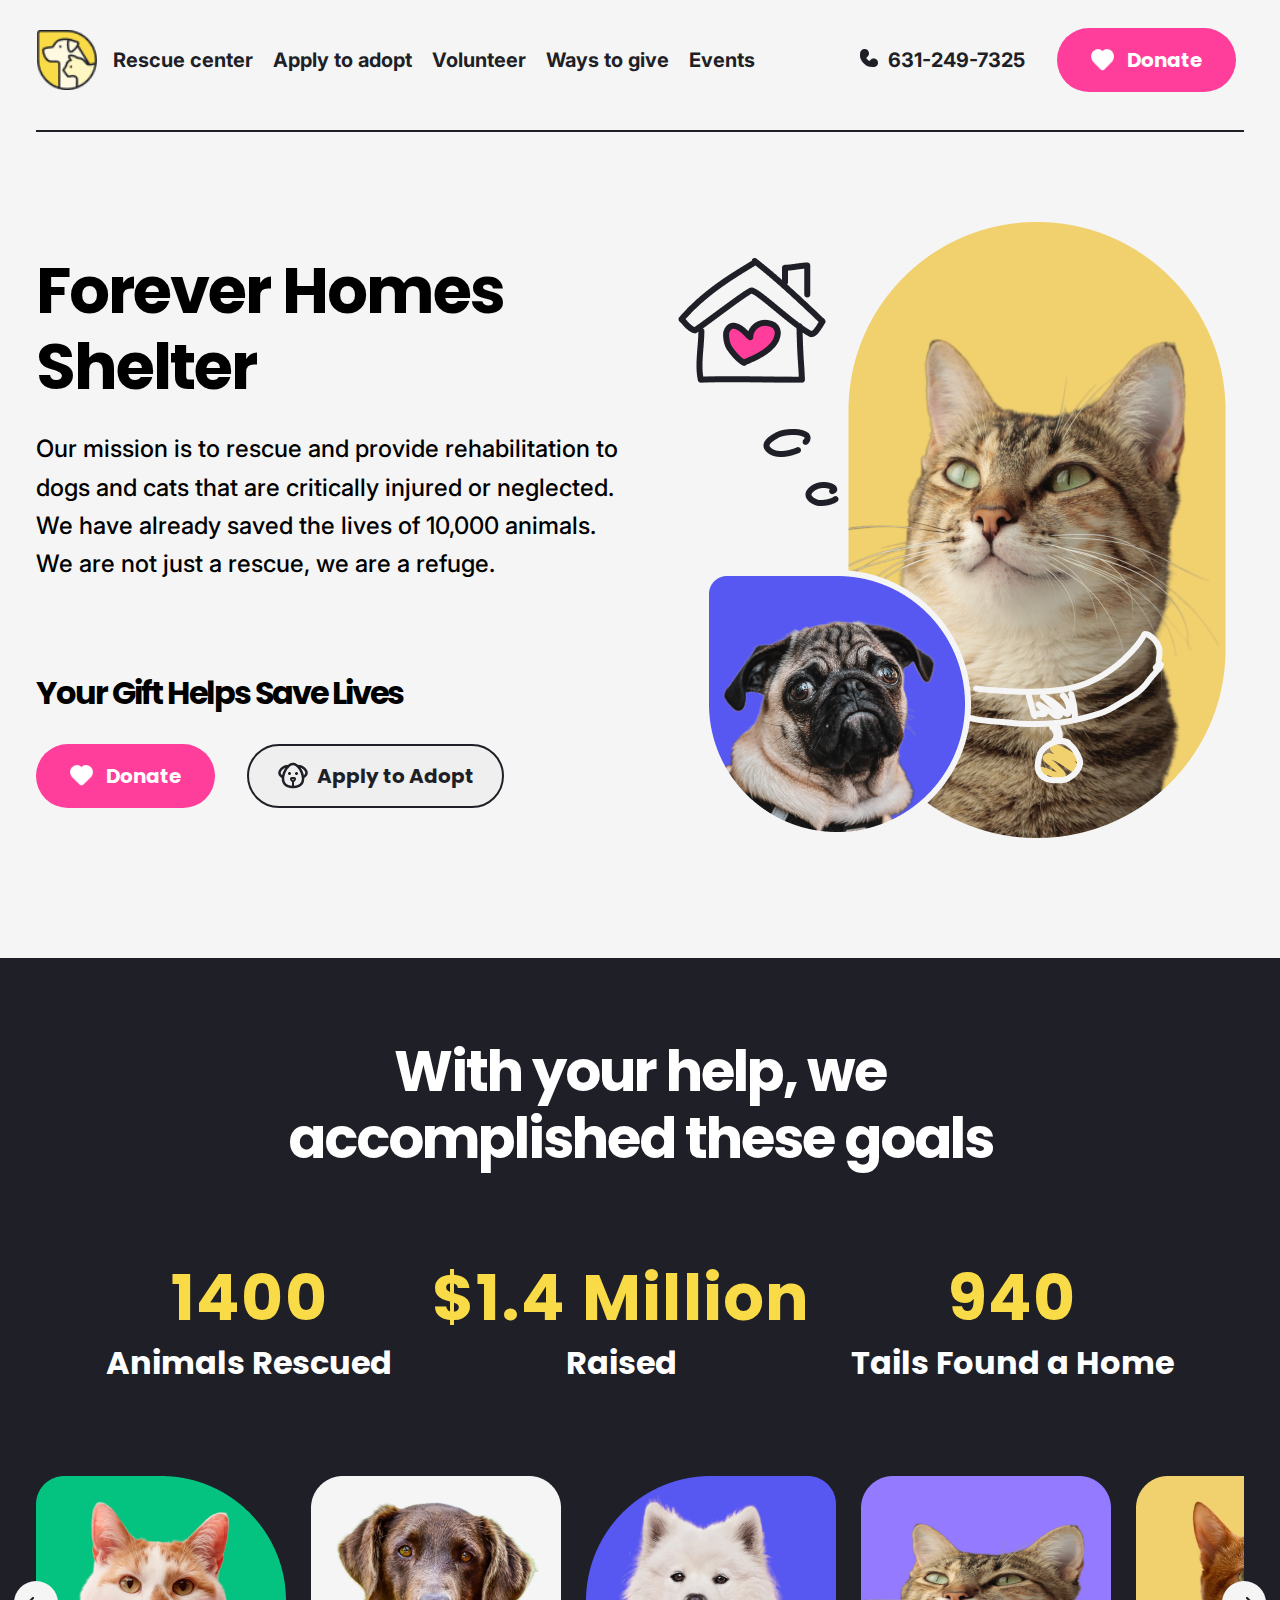
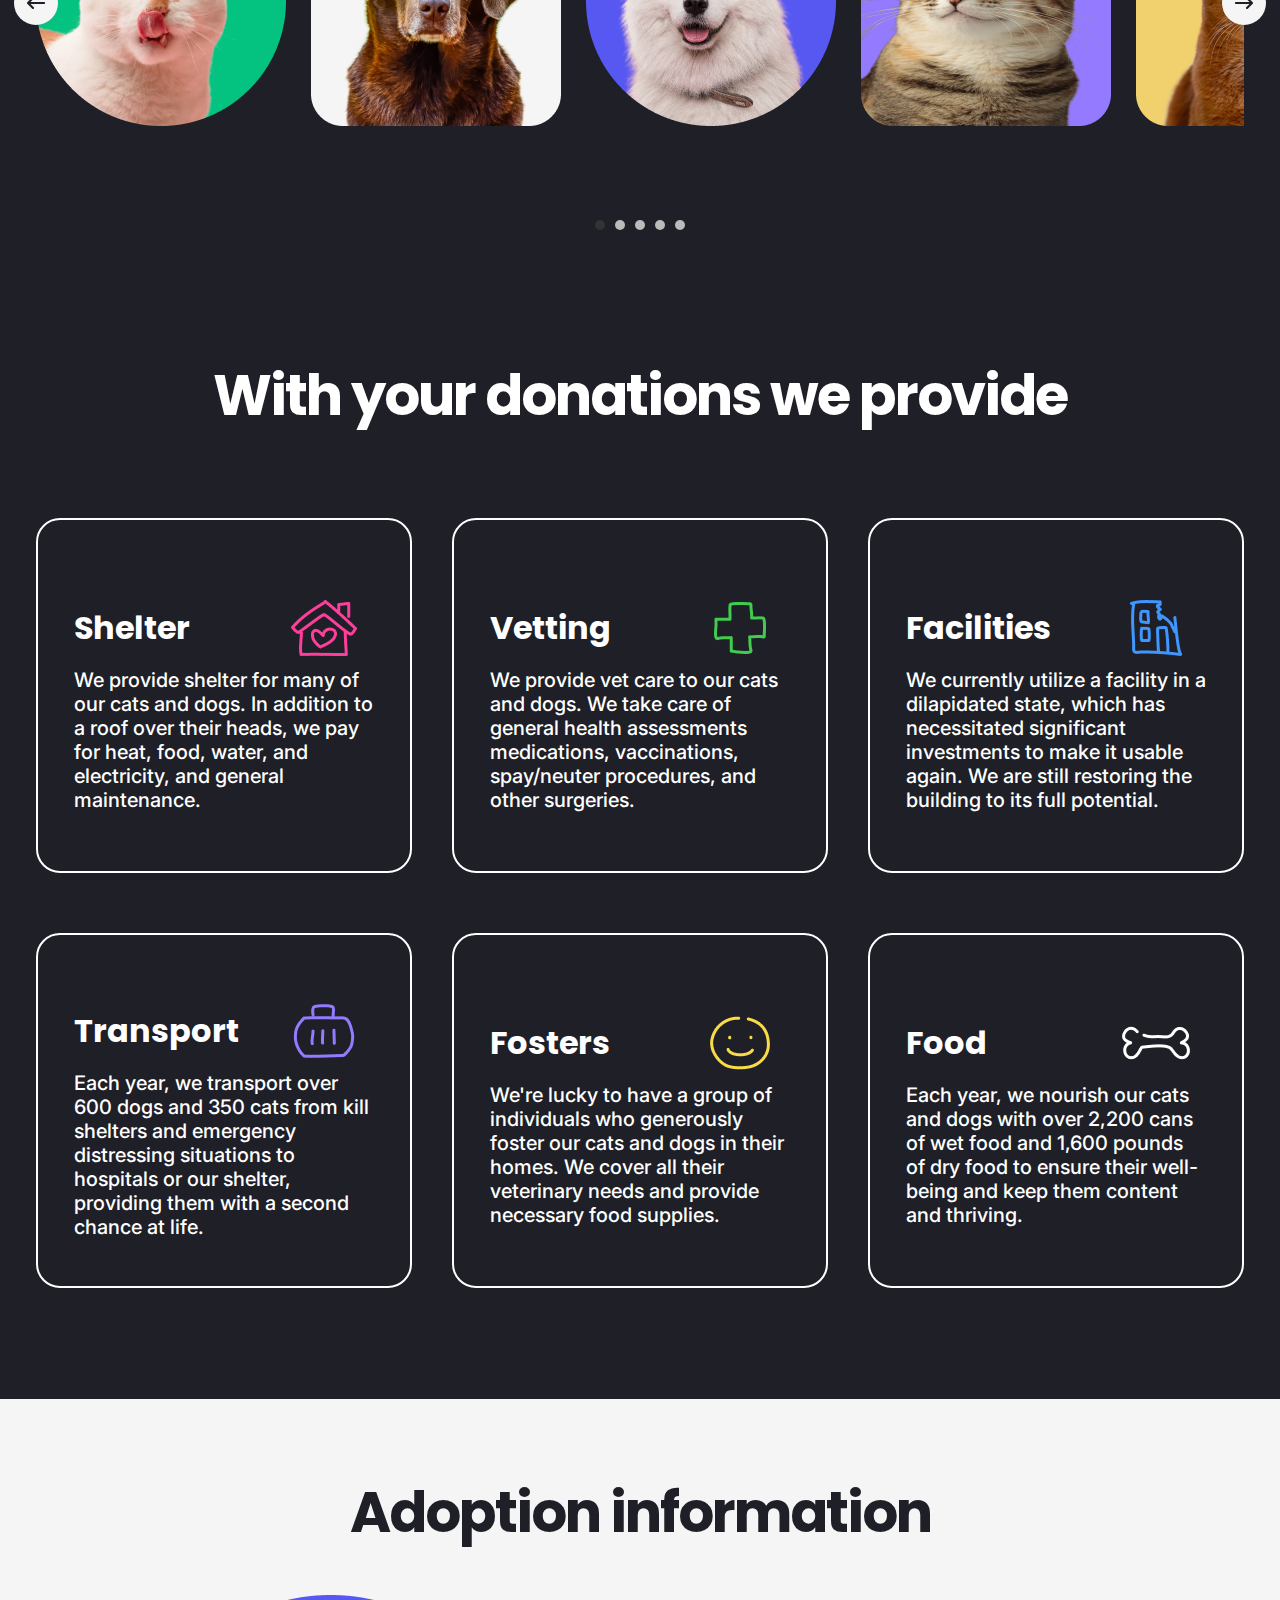
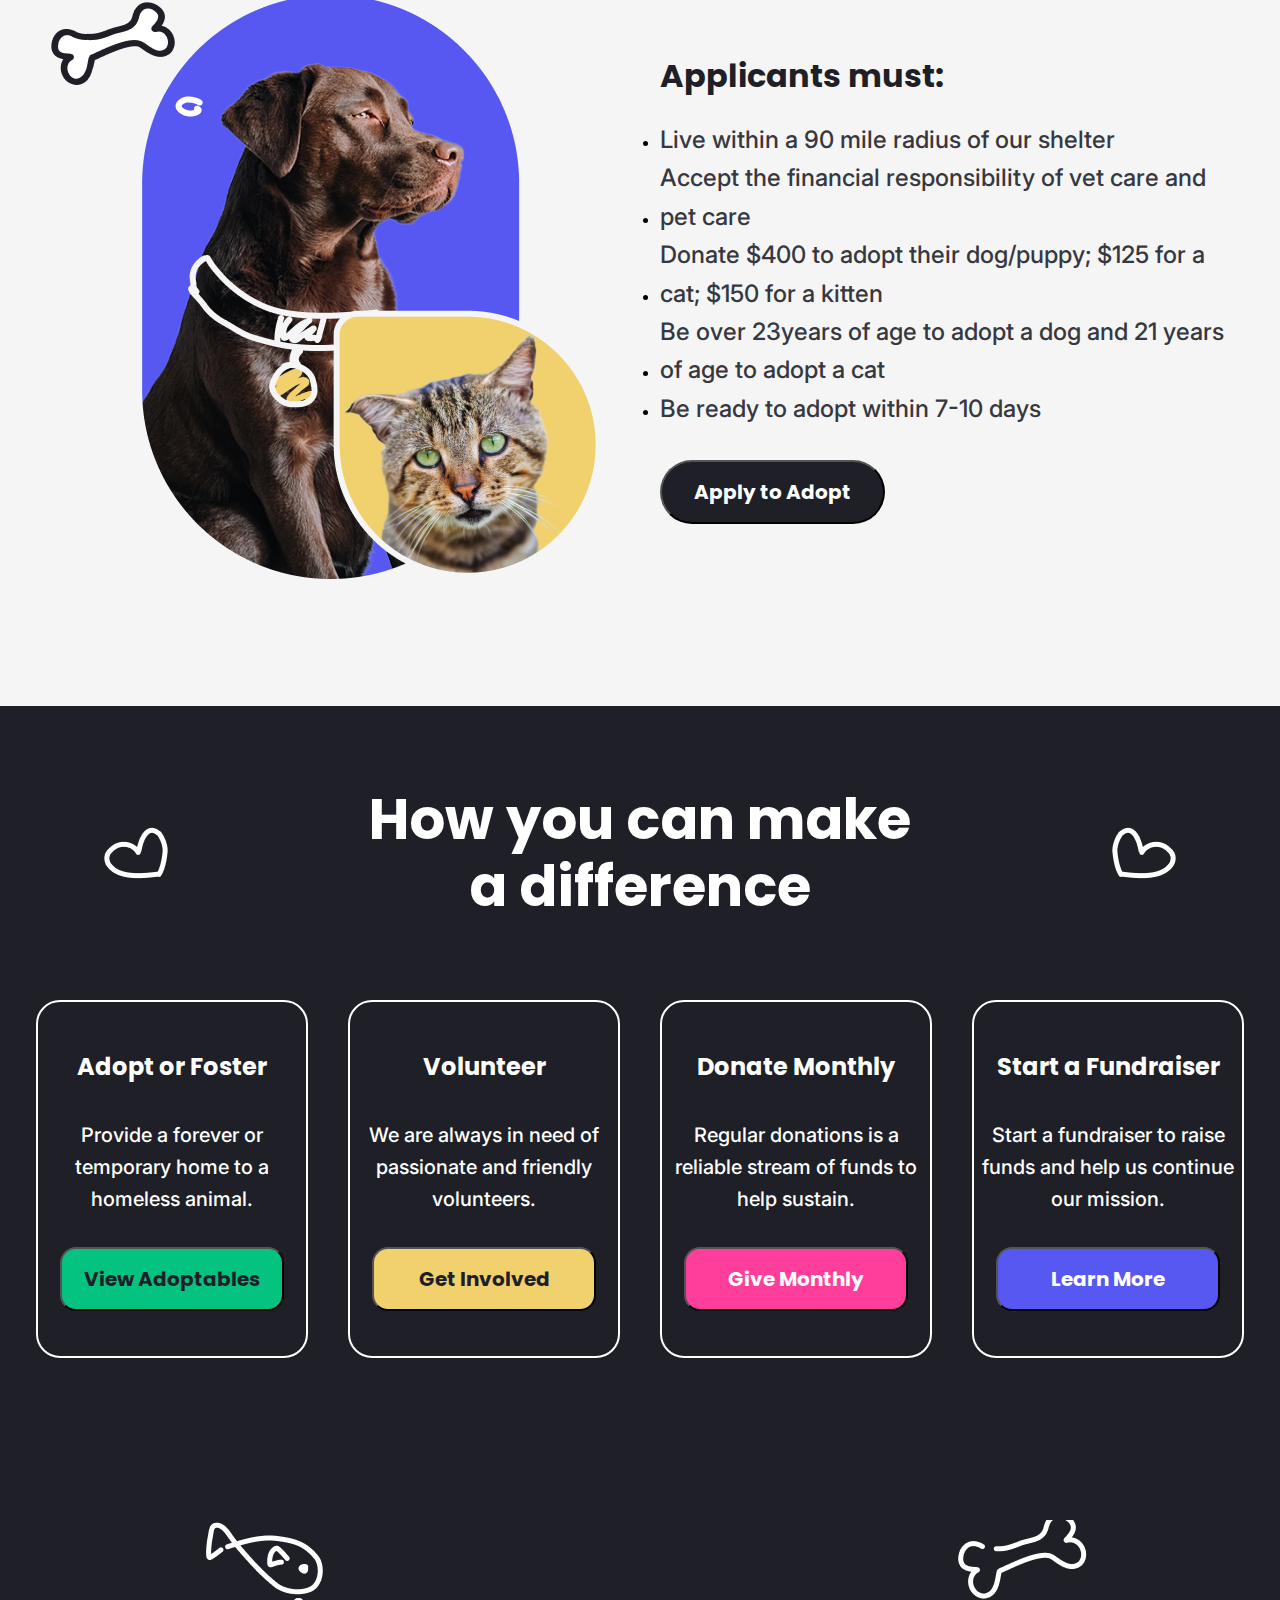
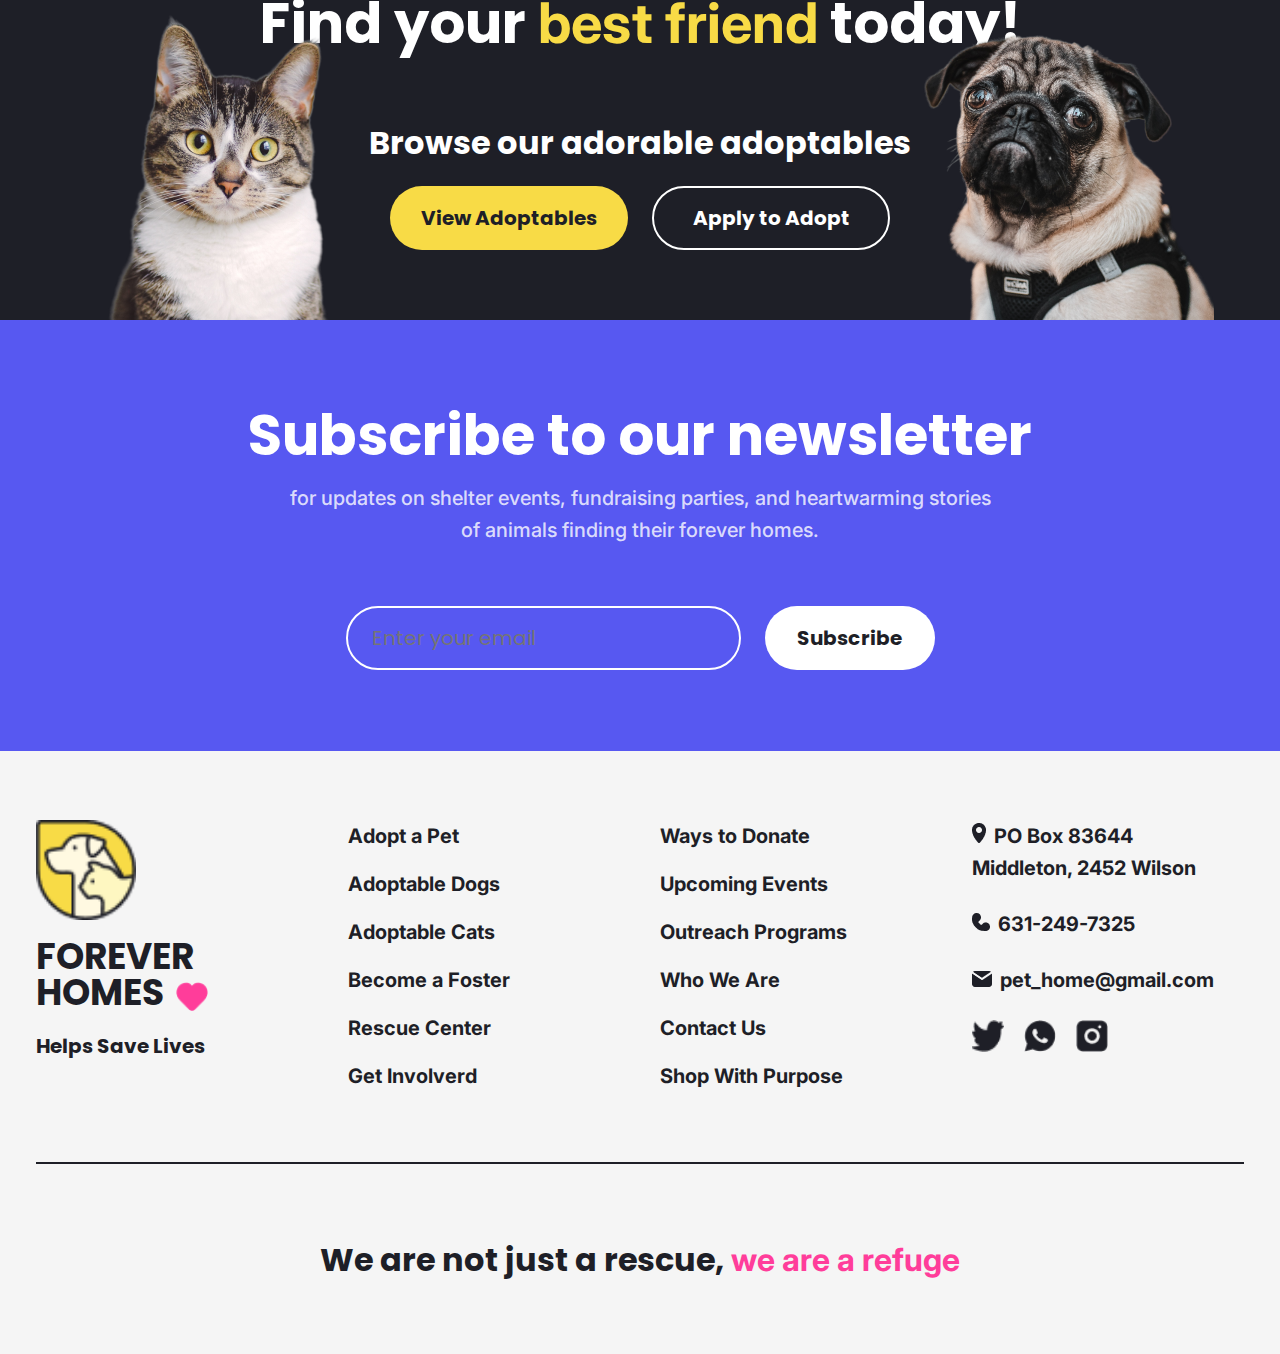
<file: index.html>
<!DOCTYPE html>
<html lang="en">
<head>
    <meta charset="UTF-8">
    <meta name="viewport" content="width=device-width, initial-scale=1.0">
    <title>Rescue Center</title>

    <link rel="preconnect" href="https://fonts.googleapis.com">
    <link rel="preconnect" href="https://fonts.gstatic.com" crossorigin>
    <link href="https://fonts.googleapis.com/css2?family=Poppins:ital,wght@0,100;0,200;0,300;0,400;0,500;0,600;0,700;0,800;0,900;1,100;1,200;1,300;1,400;1,500;1,600;1,700;1,800;1,900&display=swap" rel="stylesheet">
    <link href="https://fonts.googleapis.com/css2?family=Inter:wght@100..900&family=Poppins:ital,wght@0,100;0,200;0,300;0,400;0,500;0,600;0,700;0,800;0,900;1,100;1,200;1,300;1,400;1,500;1,600;1,700;1,800;1,900&display=swap" rel="stylesheet">

    <link rel="stylesheet" href="style/style.css">
    <link rel="stylesheet" href="style/header-footer-style.css">
    <link rel="stylesheet" href="style/modal-style.css">
</head>
<body>

    <header>
        <div class="navbar">
            <div class="left-options">
                <img class="logotype" src="./assets/icons/logo.png">
                <ul>
                    <li><a>Rescue center</a></li>
                    <li><a href="#">Apply to adopt</a></li>
                    <li><a href="#">Volunteer</a></li>
                    <li><a href="#">Ways to give</a></li>
                    <li><a href="#">Events</a></li>
                </ul>
            </div>

            <div class="right-options">
                <a><img src="./assets/icons/phone-icon.png">631-249-7325</a>        
                <button id="donate"><img src="./assets/icons/heart-icon.png">Donate</button>
            </div>            
        </div>
    </header>
    
    <div class="divider"></div>

    <section class="main-screen">
        <div class="main-content">
            <div class="info-block">
                <div class="text-block">
                    <h1>Forever Homes Shelter</h1>
                    <p>Our mission is to rescue and provide rehabilitation to dogs and cats that are critically injured or neglected. 
                    We have already saved the lives of 10,000 animals. We are not just a rescue, we are a refuge.</p>
                </div>

                <div class="cta-block">
                    <h3>Your Gift Helps Save Lives</h3>
                    <div class="button-group">
                        <button id="donate" class="donate"><img src="assets/icons/heart-icon.png">Donate</button>
                        <button id="adopt"><img src="assets/icons/dog-icon.png">Apply to Adopt</button>
                    </div>
                </div>
            </div>

            <div class="main-img">
                <img src="assets/images/image1.png" alt="">
            </div>
        </div>
    </section>

    <section class="stats-block">
        <div class="stats-content">
            <div class="text-info">
                <h2>With your help, we </br>
                accomplished these goals</h2>
                <div class="stats">
                    <div class="rescued">
                        <h3>1400</h3>
                        <p>Animals Rescued</p>
                    </div>
                    
                    <div class="raised">
                        <h3>$1.4 Million</h3>
                        <p>Raised</p>
                    </div>

                    <div class="found-home">
                        <h3>940</h3>
                        <p>Tails Found a Home</p>
                    </div>
                </div>
            </div>

            <div class="wrapper">
                <button id="left-btn"><img src="assets/icons/arrow-left.png"></button>
                <ul class="carousel">
                    <li class="card">
                        <div><img src="assets/images/bob.png"></div>
                    </li>
                    <li class="card">
                        <div><img src="assets/images/clorinde.png"></div>
                    </li>
                    <li class="card">
                        <div><img src="assets/images/roney.png" alt></div>
                    </li>
                    <li class="card">
                        <div><img src="assets/images/flocks.png" alt></div>
                    </li>
                    <li class="card">
                        <div><img src="assets/images/mary.png" alt></div>
                    </li>
                </ul>
                <button id="right-btn"><img src="assets/icons/arrow-right.png"></button>
            </div>

            <div class="indicators"></div>
        </div>
    </section>

    <section class="donations-block">
        <div class="donations-content">
            <h2>With your donations we provide</h2>
            
            <div class="cards">
                <div class="first-row">
                    <article>
                        <div class="card-text">
                            <h3>Shelter <img src="assets/vectors/house-heart.png"></h3>
                            <p>We provide shelter for many of our cats and dogs. In addition to a roof over their heads, we pay for 
                            heat, food, water, and electricity, and general maintenance.</p>
                        </div>
                    </article>

                    <article>
                        <div class="card-text">
                            <h3>Vetting <img src="assets/vectors/green-cross.png"></h3>
                            <p>We provide vet care to our cats and dogs. We take care of general health assessments medications, 
                            vaccinations, spay/neuter procedures, and other surgeries.</p>
                        </div>
                    </article>

                    <article>
                        <div class="card-text">
                            <h3>Facilities <img src="assets/vectors/blue-building.png"></h3>
                            <p>We currently utilize a facility in a dilapidated state, which has necessitated significant investments to 
                            make it usable again. We are still restoring the building to its full potential.</p>
                        </div>                       
                    </article>
                </div>

                <div class="second-row">
                    <article>
                        <div class="card-text">
                            <h3>Transport <img src="assets/vectors/pet-carrier.png"></h3>
                            <p>Each year, we transport over 600 dogs and 350 cats from kill shelters and emergency distressing situations 
                            to hospitals or our shelter, providing them with a second chance at life.</p> 
                        </div>                    
                    </article>

                    <article class>
                        <div class="card-text">
                           <h3>Fosters <img src="assets/vectors/smile.png"></h3>
                            <p>We're lucky to have a group of individuals who generously foster our cats and dogs in their homes. We 
                            cover all their veterinary needs and provide necessary food supplies.</p> 
                        </div>                     
                    </article>

                    <article>
                        <div class="card-text">
                           <h3>Food <img src="assets/vectors/bone3.png"></h3>
                            <p>Each year, we nourish our  cats and dogs with over 2,200 cans of wet food and 1,600 pounds of dry food to 
                            ensure their well-being and keep them content and thriving.</p> 
                        </div>
                        
                    </article>
                </div>
            </div>
        </div>
    </section>

    <section class="adopt-info-block">
        <div class="adopt-info-container">
            <div class="adopt-info-title">
                <h2>Adoption information</h2>
            </div>

            <div class="adopt-info-content">
                <div class="adopt-info-img">
                    <img src="assets/images/image2.png">
                </div>

                <article>
                    <div class="adopt-info-text">
                       <h3>Applicants must:</h3>

                        <ul>
                            <li><p>Live within a 90 mile radius of our shelter</p></li>
                            <li><p>Accept the financial responsibility of vet care and pet care</p></li>
                            <li><p>Donate $400 to adopt their dog/puppy; $125 for a cat; $150 for a kitten</p></li>
                            <li><p>Be over 23years of age to adopt a dog and 21 years of age to adopt a cat</p></li>
                            <li><p>Be ready to adopt within 7-10 days</p></li>
                        </ul> 
                    </div>
                    
                    <button id="apply-adopt">Apply to Adopt</button>
                </article>
            </div>
        </div>
    </section>

    <section class="difference-block">
        <div class="difference-content">
            <div class="diff-title">
                <img src="assets/vectors/heart_drawing_left.png">
                <h2>How you can make </br>
                    a difference</h2>
                <img src="assets/vectors/heart_drawing_right.png">
            </div>

            <div class="diff-cards">
                <article>
                    <h3>Adopt or Foster</h3>
                    <p>Provide a forever or temporary home to a homeless animal.</p>
                    <button id="view-adoptables-card">View Adoptables</button>
                </article>

                <article>
                    <h3>Volunteer</h3>
                    <p>We are always in need of passionate and friendly volunteers.</p>
                    <button id="volunteer">Get Involved</button>
                </article>

                <article>
                    <h3>Donate Monthly</h3>
                    <p>Regular donations is a reliable stream of funds to help sustain.</p>
                    <button id="donate-monthly">Give Monthly</button>
                </article>

                <article>
                    <h3>Start a Fundraiser</h3>
                    <p>Start a fundraiser to raise funds and help us continue our mission.</p>
                    <button id="start-fundraiser">Learn More</button>
                </article>
            </div>
        </div>
    </section>

    <section class="adopt-block">
        <div class="cat">
            <img src="assets/images/cat-fish.png">
        </div>

        <article>
            <h2>Find your <span class="highlight">best friend</span> today!</h2>
            <h3>Browse our adorable adoptables</h3>
            <div>
                <button id="view-adoptables">View Adoptables</button>
                <button id="apply-to-adopt">Apply to Adopt</button>
            </div> 
        </article>

        <div class="dog">
            <img src="assets/images/dog-bone.png">
        </div>
    </section>

    <section class="subscription-block">
        <div class="sub-container">
            <article>
                <h2>Subscribe to our newsletter</h2>
                <p>for updates on shelter events, fundraising parties, and heartwarming stories </br>
                of animals finding their forever homes.</p>
            </article>

            <form action="submit">
                <input type="text" placeholder="Enter your email">
                <button type="submit">Subscribe</button>
            </form>
        </div>
    </section>

    <footer>
        <div class="footer-content">
            <div class="links-block">
                <div class="logo">
                    <img src="assets/icons/logo.png">
                    <p class="name">FOREVER </br>
                        HOMES<img src="assets/icons/pink-heart-icon.png"></p>
                    <p class="logo-text">Helps Save Lives</p>
                </div> 

                <article>
                    <a>Adopt a Pet</a>
                    <a>Adoptable Dogs</a>
                    <a>Adoptable Cats</a>
                    <a>Become a Foster</a>
                    <a>Rescue Center</a>
                    <a>Get Involverd</a>
                </article>

                <article>
                    <a>Ways to Donate</a>
                    <a>Upcoming Events</a>
                    <a>Outreach Programs</a>
                    <a>Who We Are</a>
                    <a>Contact Us</a>
                    <a>Shop With Purpose</a>
                </article>

                <div class="contacts">
                    <div class="contacts-info">
                        <p><img src="assets/icons/location.png">PO Box 83644 </br>
                        Middleton, 2452 Wilson</p>
                        <p><img src="assets/icons/phone-icon.png">631-249-7325</p>
                        <p><img src="assets/icons/mail.png">pet_home@gmail.com</p>
                    </div>

                    <div class="socials">
                        <img src="assets/icons/twitter-icon.png">
                        <img src="assets/icons/whatsapp-icon.png">
                        <img src="assets/icons/instagram-icon.png">
                    </div>
                </div>
            </div>

            <div class="divider"></div>

            <div class="footer-text">
                <p>We are not just a rescue, <span class="pink-highlight">we are a refuge</span></p>
            </div>
        </div>
    </footer>

    <dialog class="adopt-modal">
        <div class="modal-title">
            <h1>Apply to Adopt</h1>
            <p>Small text description can go here</p>
        </div>
    
        <div class="form">
            <div class="email">
                <form action="submit">
                    <label for="email">Email<span class="required">*</span></label></br>
                    <input type="email" id="email">
                </form>
            </div>
            
            <div class="full-name">
                <form action="submit">
                    <label for="full-name">Full name<span class="required">*</span></label></br>
                    <input type="text" id="full-name">
                </form>
            </div>

            <div class="date">
                <div class="label-dob">
                    <label for="date-selector">Date of birth <span class="required">*</span></label></br>
                </div>

                <div>
                    <button>Day <img src="assets/icons/arrow-down.png"></button>
                    <button>Month <img src="assets/icons/arrow-down.png"></button>
                    <button>Year <img src="assets/icons/arrow-down.png"></button>
                </div>
            </div>

            <div class="agree-buttons">
                <div class="terms">
                    <input type="checkbox" id="agree">
                    <label for="agree" class="agree-label">I agree with <span class="agree-pink">Privacy Policy</span> and <span class="agree-pink">Terms of Condition</span></label>
                </div>
                <button id="wanna-adopt"><img src="assets/icons/white-dog-icon.png">I wanna Adopt!</button>
                <button id="cancel"><img src="assets/icons/back-arrow.png">Cancel</button>
            </div>
        </div>
    </dialog>

    <dialog class="donate-modal">
        <h1>Choose your Donate</h1>
        <div class="donate-form">
            <div class="email">
                <form action="submit">
                    <label for="email">Email<span class="required">*</span></label></br>
                    <input type="email" id="email">
                </form>
            </div>

            <div class="donation">
                <form action="submit">
                    <label for="donation">How much can you help?<span class="required">*</span></label></br>
                    <input type="text" id="donation">
                </form>
            </div>

            <div class="payment-method">
                    <label>Payment Method<span class="required">*</span></label></br>
                    <div class="payment">
                        <div class="pix">
                            <label for="pix">Pix</label>
                            <input type="radio" id="pix">
                        </div>
                        <div class="credit-card">
                            <label for="credit-card">Credit Card</label>
                            <input type="radio" id="credit-card">
                        </div>
                        <div class="paypal">
                            <label for="paypal">Paypal</label>
                            <input type="radio" id="paypal"> 
                        </div>
                    </div>
            </div>
            <button id="help"><img src="assets/icons/heart-icon.png">I wanna help!</button>
            <button id="cancel-donation"><img src="assets/icons/back-arrow.png">Cancel</button>
        </div>
    </dialog>

<script src="js/app.js"></script>
</body>
</html>
</file>
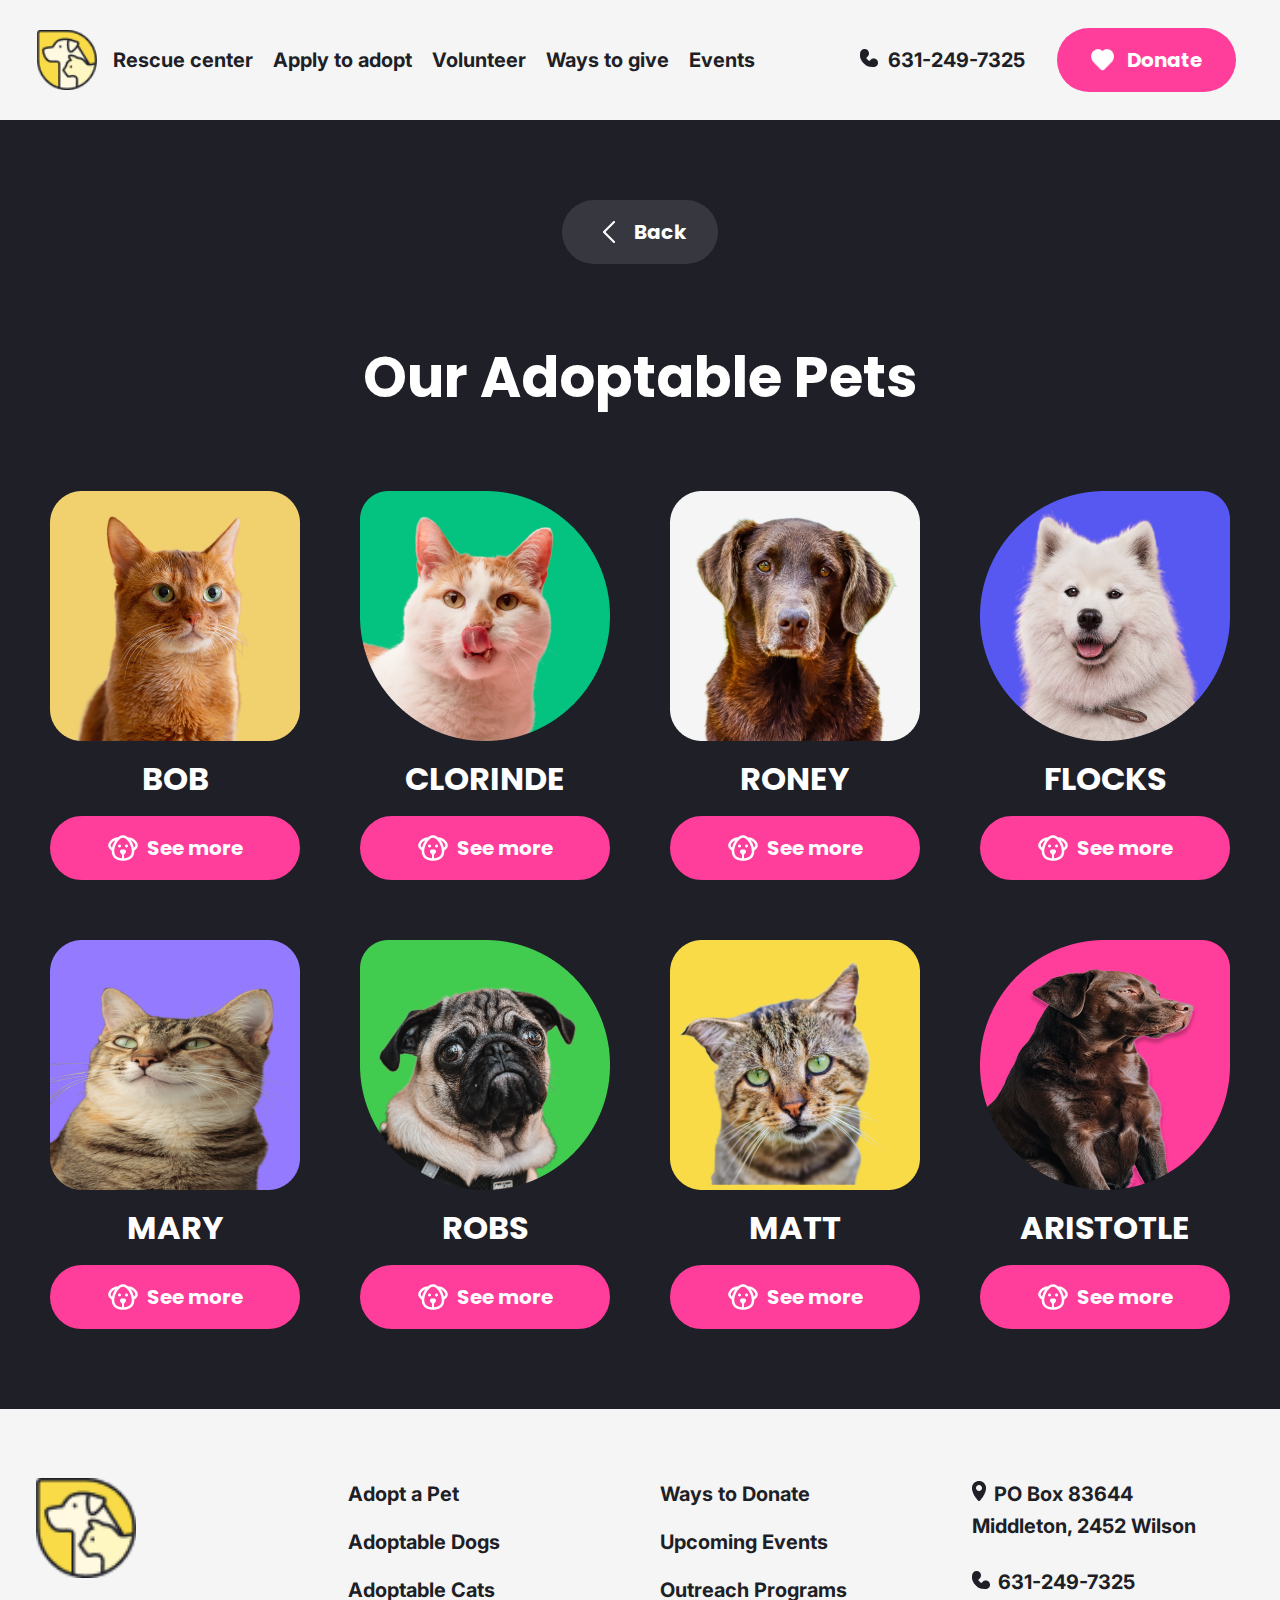
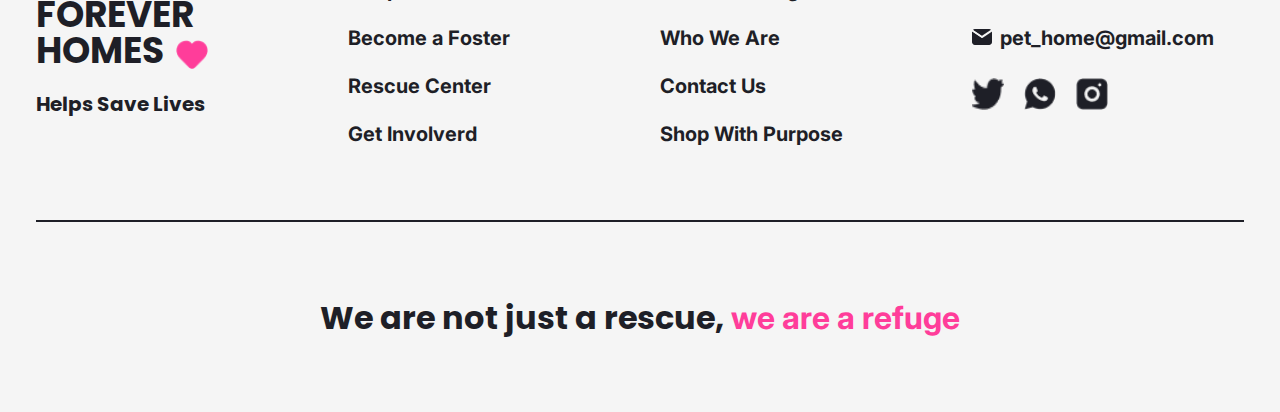
<file: adoptables-page.html>
<!DOCTYPE html>
<html lang="en">
<head>
    <meta charset="UTF-8">
    <meta name="viewport" content="width=device-width, initial-scale=1.0">
    <title>Rescue Center</title>

    <link rel="preconnect" href="https://fonts.googleapis.com">
    <link rel="preconnect" href="https://fonts.gstatic.com" crossorigin>
    <link href="https://fonts.googleapis.com/css2?family=Poppins:ital,wght@0,100;0,200;0,300;0,400;0,500;0,600;0,700;0,800;0,900;1,100;1,200;1,300;1,400;1,500;1,600;1,700;1,800;1,900&display=swap" rel="stylesheet">
    <link href="https://fonts.googleapis.com/css2?family=Inter:wght@100..900&family=Poppins:ital,wght@0,100;0,200;0,300;0,400;0,500;0,600;0,700;0,800;0,900;1,100;1,200;1,300;1,400;1,500;1,600;1,700;1,800;1,900&display=swap" rel="stylesheet">

    <link rel="stylesheet" href="style/header-footer-style.css">
    <link rel="stylesheet" href="style/adoptables-style.css">
    <link rel="stylesheet" href="style/modal-style.css">
</head>
<body>

    <header>
        <div class="navbar">
            <div class="left-options">
                <img class="logotype" src="./assets/icons/logo.png">
                <ul>
                    <li><a>Rescue center</a></li>
                    <li><a href="#">Apply to adopt</a></li>
                    <li><a href="#">Volunteer</a></li>
                    <li><a href="#">Ways to give</a></li>
                    <li><a href="#">Events</a></li>
                </ul>
            </div>

            <div class="right-options">
                <a><img src="./assets/icons/phone-icon.png">631-249-7325</a>        
                <button id="donate"><img src="./assets/icons/heart-icon.png">Donate</button>
            </div>            
        </div>
    </header>

    <section class="stats-block">
        <div class="main-content">
            <div class="text-info">
                <button id="back-btn"><img src="assets/icons/back-arrow.png">Back</button>
                <h2>Our Adoptable Pets</h2>
            </div>

            <div class="carousel">
                <div>
                    <img src="assets/images/bob.png">
                    <p>Bob</p>
                    <button id="see-more"><img src="assets/icons/white-dog-icon.png" alt="">See more</button>
                </div>

                <div>
                    <img src="assets/images/clorinde.png">
                    <p>Clorinde</p>
                    <button id="see-more"><img src="assets/icons/white-dog-icon.png" alt="">See more</button>
                </div>

                <div>
                    <img src="assets/images/roney.png">
                    <p>Roney</p>
                    <button id="see-more"><img src="assets/icons/white-dog-icon.png" alt="">See more</button>
                </div>

                <div>
                    <img src="assets/images/flocks.png">
                    <p>Flocks</p>
                    <button id="see-more"><img src="assets/icons/white-dog-icon.png" alt="">See more</button>
                </div>

                <div>
                    <img src="assets/images/mary.png">
                    <p>Mary</p>
                    <button id="see-more"><img src="assets/icons/white-dog-icon.png" alt="">See more</button>
                </div>

                <div>
                    <img src="assets/images/robs.png">
                    <p>Robs</p>
                    <button id="see-more"><img src="assets/icons/white-dog-icon.png" alt="">See more</button>
                </div>

                <div>
                    <img src="assets/images/matt.png">
                    <p>Matt</p>
                    <button id="see-more"><img src="assets/icons/white-dog-icon.png" alt="">See more</button>
                </div>

                <div>
                    <img src="assets/images/aristotle.png">
                    <p>Aristotle</p>
                    <button id="see-more"><img src="assets/icons/white-dog-icon.png" alt="">See more</button>
                </div>
            </div>
        </div>
    </section>

    <footer>
        <div class="footer-content">
            <div class="links-block">
                <div class="logo">
                    <img src="assets/icons/logo.png">
                    <p class="name">FOREVER </br>
                        HOMES<img src="assets/icons/pink-heart-icon.png"></p>
                    <p class="logo-text">Helps Save Lives</p>
                </div> 

                <article>
                    <a>Adopt a Pet</a>
                    <a>Adoptable Dogs</a>
                    <a>Adoptable Cats</a>
                    <a>Become a Foster</a>
                    <a>Rescue Center</a>
                    <a>Get Involverd</a>
                </article>

                <article>
                    <a>Ways to Donate</a>
                    <a>Upcoming Events</a>
                    <a>Outreach Programs</a>
                    <a>Who We Are</a>
                    <a>Contact Us</a>
                    <a>Shop With Purpose</a>
                </article>

                <div class="contacts">
                    <div class="contacts-info">
                        <p><img src="assets/icons/location.png">PO Box 83644 </br>
                        Middleton, 2452 Wilson</p>
                        <p><img src="assets/icons/phone-icon.png">631-249-7325</p>
                        <p><img src="assets/icons/mail.png">pet_home@gmail.com</p>
                    </div>

                    <div class="socials">
                        <img src="assets/icons/twitter-icon.png">
                        <img src="assets/icons/whatsapp-icon.png">
                        <img src="assets/icons/instagram-icon.png">
                    </div>
                </div>
            </div>

            <div class="divider"></div>

            <div class="footer-text">
                <p>We are not just a rescue, <span class="pink-highlight">we are a refuge</span></p>
            </div>

        </div>
    </footer>

    <dialog class="donate-modal">
        <h1>Choose your Donate</h1>
        <div class="donate-form">
            <div class="email">
                <form action="submit">
                    <label for="email">Email<span class="required">*</span></label></br>
                    <input type="email" id="email">
                </form>
            </div>

            <div class="donation">
                <form action="submit">
                    <label for="donation">How much can you help?<span class="required">*</span></label></br>
                    <input type="text" id="donation">
                </form>
            </div>

            <div class="payment-method">
                    <label>Payment Method<span class="required">*</span></label></br>
                    <div class="payment">
                        <div class="pix">
                            <label for="pix">Pix</label>
                            <input type="radio" id="pix">
                        </div>
                        <div class="credit-card">
                            <label for="credit-card">Credit Card</label>
                            <input type="radio" id="credit-card">
                        </div>
                        <div class="paypal">
                            <label for="paypal">Paypal</label>
                            <input type="radio" id="paypal"> 
                        </div>
                    </div>
            </div>
            <button id="help"><img src="assets/icons/heart-icon.png">I wanna help!</button>
            <button id="cancel-donation"><img src="assets/icons/back-arrow.png">Cancel</button>
        </div>
    </dialog>

    <script src="js/adoptables.js"></script>
</body>
</html>
</file>
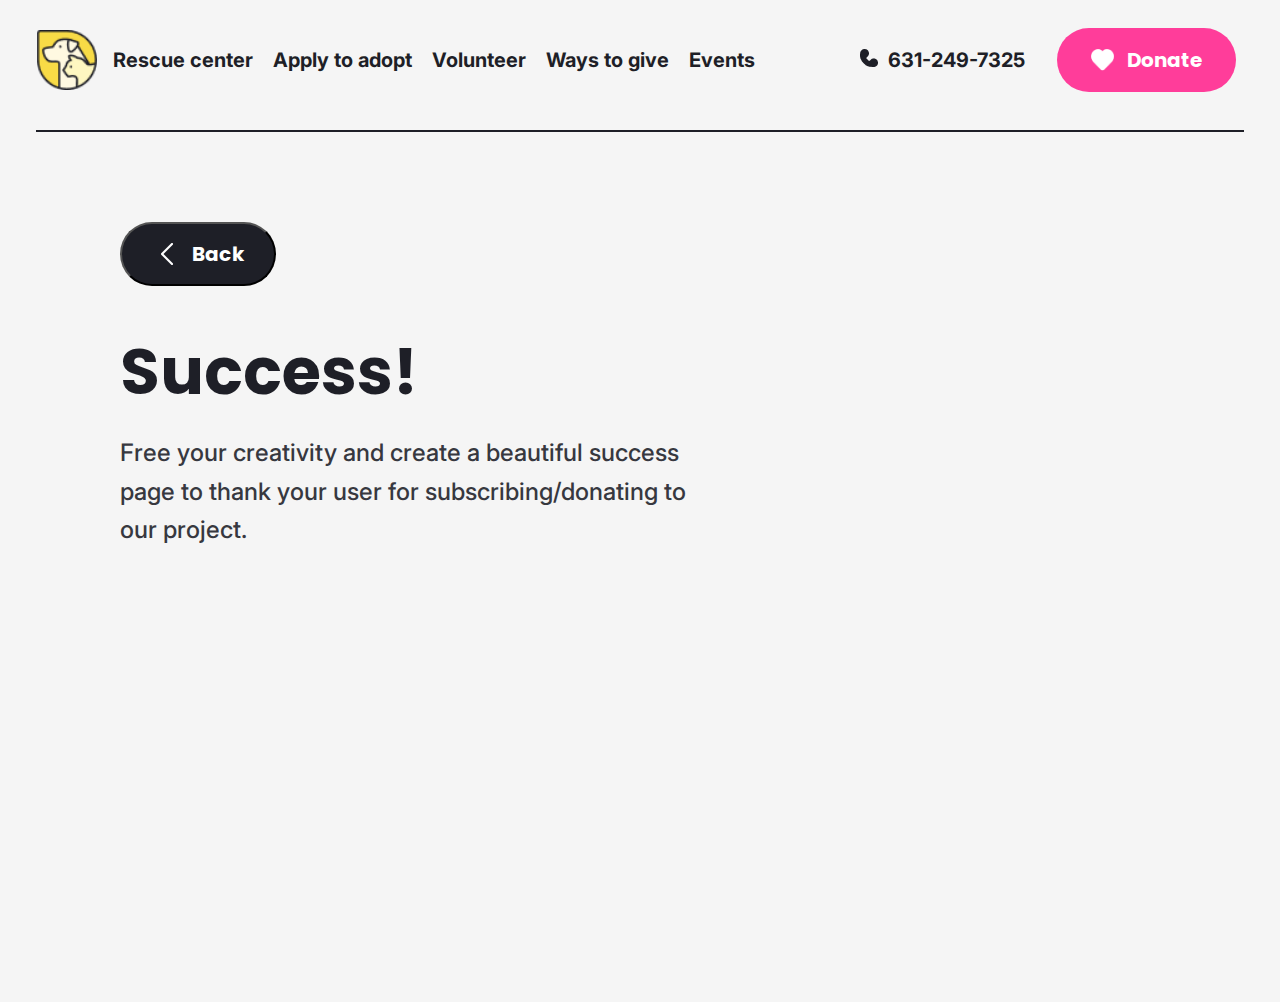
<file: success-page.html>
<!DOCTYPE html>
<html lang="en">
<head>
    <meta charset="UTF-8">
    <meta name="viewport" content="width=device-width, initial-scale=1.0">
    <title>Rescue Center</title>

    <link rel="preconnect" href="https://fonts.googleapis.com">
    <link rel="preconnect" href="https://fonts.gstatic.com" crossorigin>
    <link href="https://fonts.googleapis.com/css2?family=Poppins:ital,wght@0,100;0,200;0,300;0,400;0,500;0,600;0,700;0,800;0,900;1,100;1,200;1,300;1,400;1,500;1,600;1,700;1,800;1,900&display=swap" rel="stylesheet">
    <link href="https://fonts.googleapis.com/css2?family=Inter:wght@100..900&family=Poppins:ital,wght@0,100;0,200;0,300;0,400;0,500;0,600;0,700;0,800;0,900;1,100;1,200;1,300;1,400;1,500;1,600;1,700;1,800;1,900&display=swap" rel="stylesheet">

    <link rel="stylesheet" href="style/success-style.css">
    <link rel="stylesheet" href="style/modal-style.css">
</head>
<body>

    <header>
        <div class="navbar">
            <div class="left-options">
                <img class="logotype" src="./assets/icons/logo.png">
                <ul>
                    <li><a>Rescue center</a></li>
                    <li><a href="#">Apply to adopt</a></li>
                    <li><a href="#">Volunteer</a></li>
                    <li><a href="#">Ways to give</a></li>
                    <li><a href="#">Events</a></li>
                </ul>
            </div>

            <div class="right-options">
                <a><img src="./assets/icons/phone-icon.png">631-249-7325</a>        
                <button id="donate"><img src="./assets/icons/heart-icon.png">Donate</button>
            </div>            
        </div>
    </header>
    
    <div class="divider"></div>

    <section class="main-screen">
        <div class="main-content">
            <div class="info-block">
                <button id="back-btn"><img src="assets/icons/back-arrow.png">Back</button>
                <article>
                    <h1>Success!</h1>
                    <p>Free your creativity and create a beautiful success page to thank your user for subscribing/donating to our project.</p>
                </article>
            </div>
        </div>
    </section>

    <dialog class="donate-modal">
        <h1>Choose your Donate</h1>
        <div class="donate-form">
            <div class="email">
                <form action="submit">
                    <label for="email">Email<span class="required">*</span></label></br>
                    <input type="email" id="email">
                </form>
            </div>

            <div class="donation">
                <form action="submit">
                    <label for="donation">How much can you help?<span class="required">*</span></label></br>
                    <input type="text" id="donation">
                </form>
            </div>

            <div class="payment-method">
                    <label for="email">Payment Method<span class="required">*</span></label></br>
                    <div class="payment">
                        <div class="pix">
                            <label for="pix">Pix</label>
                            <input type="checkbox" id="pix">
                        </div>
                        <div class="credit-card">
                            <label for="credit-card">Credit Card</label>
                            <input type="checkbox" id="credit-card">
                        </div>
                        <div class="paypal">
                            <label for="paypal">Paypal</label>
                            <input type="checkbox" id="paypal"> 
                        </div>
                    </div>
            </div>
            <button id="help"><img src="assets/icons/heart-icon.png">I wanna help!</button>
            <button id="cancel-donation"><img src="assets/icons/back-arrow.png">Cancel</button>
        </div>
    </dialog>

    <script src="js/success.js"></script>
</body>
</html>
</file>
<file: style/style.css>
* {
    padding: 0;
    margin: 0;
    box-sizing: border-box;
    font-family: 'Inter', sans-serif;
    text-decoration: none;
}

body {
    min-height: 100vh;
    background: #f5f5f5;
}

.divider {
    width: 1208px;
    height: 2px;
    background-color: #1e1f27;
    margin: 10px auto;
}

/* MAIN SCREEN */

.main-screen {
    background-color: #f5f5f5;
    width: 100%;
    height: 816px;
    padding: 80px 0 120px 0;
    gap: 40px;
    display: flex;
    flex-direction: row;
    flex-wrap: nowrap;
    justify-content: center;
    align-items: center;
    position: relative;
}

.main-content {
    width: 1208px;
    height: 616px;
    gap: 40px;
    padding: 0;
    display: flex;
    justify-content: center;
    align-items: center;
    flex-direction: row;
    position: absolute;
    align-self: flex-start;
}

.info-block {
    width: 584px;
    height: 555px;
    gap: 48px;
    top: 30.5px;
    left: 0;
    padding: 0;
    display: flex;
    flex-direction: column;
    align-self: flex-start;
    position: relative;
}

.text-block {
    width: 584px;
    height: 368px;
    gap: 24px;
    padding: 0;
    display: flex;
    flex-direction: column;
}

.text-block h1 {
    font-size: 64px;
    font-family: 'Poppins', sans-serif;
    font-weight: 700;
    line-height: 120%;
    text-align: left;
    vertical-align: text-top;
    letter-spacing: -2px;
}

.text-block p {
    font-size: 24px;
    font-family: 'Inter', sans-serif;
    font-weight: 500;
    line-height: 160%;
    width: 584px;
    text-align: left;
    vertical-align: text-top;
}

.cta-block {
    width: 584px;
    height: 139px;
    padding: 0;
    gap: 24px;
    display: flex;
    flex-direction: column;
    position: relative;
}

.cta-block h3 {
    font-size: 32px;
    font-family: 'Poppins', sans-serif;
    font-weight: bold;
    text-align: left;
    vertical-align: text-top;
    letter-spacing: -2px;
    width: 584px;
}

.button-group {
    height:64px;
    width:584px;
    padding:0px;
    display:flex;
    flex-direction:row;
    flex-wrap:nowrap;
    justify-content:flex-start;
    align-items:center;
    gap:32px;
    position:absolute;
    top:75px;
    left:0px;
}

#adopt {
    width: 257px;
    height: 64px;
    border-radius: 32px;
    border: 2px solid #1e1f27;
    padding: 16px 32px;
    gap: 8px;
    color: #1e1f27;
    font-size: 20px;
    font-family: 'Poppins', sans-serif;
    font-weight: 700;
    line-height: 32px;
    box-sizing: border-box;
    white-space: nowrap;
    display: flex;
    justify-content: center;
    align-items: center;
    align-self: flex-start;
    position:relative ;
    cursor: pointer;
}

.main-img {
    width: 584px;
    height: 616px;
    padding: 0 28px;
    display: flex;
    flex-direction: row;
    justify-content: center;
    align-items: center;
    position: relative;
    align-self: flex-start;
    top: 0px;
}

.main-img img {
    height: 616px;
    display: block;
}

/* STATS BLOCK */

.stats-block {
    width: 100%;
    height: 924px;
    padding: 80px 0;
    display: flex;
    flex-direction: column;
    justify-content: center;
    align-items: center;
    position: relative;
    background: #1e1f27;
}

.stats-content {
    width: 1208px;
    height: 764px;
    padding: 0px;
    gap: 80px;
    display: flex;
    flex-direction: column;
    position: relative;
}

.text-info {
    width: 1208px;
    height: 358px;
    gap: 80px;
    display: flex;
    flex-direction: column;
    justify-content: space-between;
    align-items: center;
}

.text-info h2 {
    color: #fff;
    font-size: 56px;
    font-family: 'Poppins', sans-serif;
    font-weight: 700;
    line-height: 120%;
    text-align: center;
    vertical-align: text-top;
    letter-spacing: -2px;
}

.stats {
    width: 1208px;
    height: 144px;
    padding: 0px;
    gap: 40px;
    display: flex;
    flex-direction: row;
    justify-content: center;
    align-items :center;
    position: relative;
}

.stats h3 {
    font-size: 64px;
    font-family: 'Poppins', sans-serif;
    font-weight: 700;
    line-height: 120%;
    text-align: center;
    letter-spacing: 1.28px;
    color: #f8db46;
}

.stats p {
    font-size: 32px;
    font-family: 'Poppins', sans-serif;
    font-weight: 700;
    line-height: 160%;
    text-align: center;
    color: #fff;
}

.rescued .raised .found-home {
    width: 376px;
    height:144px;
    padding: 0px;
    gap: 16px;
    display: flex;
    flex-direction: column;
}

.wrapper {
    position: relative;
    display: flex;
    align-items: center;
    justify-content: center;
    flex-direction: column;
    width: 100%;
}

.wrapper .carousel {
    display: flex;
    transition: scroll-left 0.3s ease-in-out;
    overflow: hidden;
    scroll-behavior: smooth;
    width: 100%;
}

.wrapper .carousel .card div img {
    width: 250px;
    height: 250px;
    margin-right: 25px;
}

.carousel .card {
    padding: 0;
    gap: 60px;
    list-style: none;
    display: flex;
    flex: 0 0 auto;
    align-items: center;
    justify-content: center;
    flex-direction: column;
}

.wrapper button {
    background: #f5f5f5;
    border: none;
    border-radius: 50%;
    width: 44px;
    height: 44px;
    cursor: pointer;
    display: flex;
    flex-direction: row;
    justify-content: center;
    align-items: center;
    position: absolute;
    top: 50%;
    transform: translateY(-50%);
}

.wrapper button:first-child {
    left: -22px;
}
.wrapper button:last-child {
    right: -22px;
}

.indicators {
    display: flex;
    justify-content: center;
    margin-top: 10px;
    padding: 0;
    list-style-type: none;
}
  
.indicators div {
    width: 10px;
    height: 10px;
    margin: 0 5px;
    border-radius: 50%;
    background-color: #bbb;
    cursor: pointer;
    transition: background-color 0.3s;
}
  
.indicators .active {
    background-color: #333;
}

/* DONATIONS BLOCK */

.donations-block {
    width: 100%;
    height: 1117px;
    padding: 80px 0 120px 0;
    display: flex;
    flex-direction: column;
    justify-content: center;
    align-items: center;
    position: relative; 
    background: #1e1f27;
}

.donations-content {
    width: 1208px;
    height: 917px;
    gap: 80px;
    padding: 0px;
    display: flex;
    flex-direction: column;
    justify-content: center;
    align-items: center;
    position: relative;
}

.donations-content h2 {
    color: #fff;
    font-size: 56px;
    font-family: 'Poppins', sans-serif;
    text-align: center;
    vertical-align: text-top;
    letter-spacing: -2px;
}

.cards {
    width: 1208px;
    height: 770px;
    padding: 0px;
    gap: 60px;
    display: flex;
    flex-direction: column;
    position: relative;
}

.cards h3 {
    font-size: 32px;
    font-family: 'Poppins', sans-serif;
    color: #fff;
    text-align: left;
    vertical-align: text-top;
    position: relative;
}

.cards h3 img {
    position: absolute;
    right: 0;
    top: 50%;
    transform: translateY(-50%);
}

.card-text {
    width: 100%;
    padding-top: 24px;
    gap: 16px;
    display: flex;
    flex-direction: column;
}

.cards p {
    font-size: 20px;
    font-family: 'Inter', sans-serif;
    font-weight: 500;
    font-style: light;
    color: #fff;
    text-align: left;
    display: inline-block;
    position: relative;
}

.first-row {
    width: 1208px;
    height: 355px;
    padding: 0px;
    gap: 40px;
    display: flex;
    flex-direction: row;
    align-items: center;
    justify-content: center;
    position: relative;
}

.cards article {
    width: 376px;
    height: 355px;
    box-sizing: border-box;
    border: 2px solid #fff;
    border-radius: 24px;
    padding: 36px;
    display: flex;
    flex-direction: column;
    flex-shrink: 0;
    justify-content: center;
    align-items: center;
    position: relative;
}

.facilities {
    width: 376px;
    height: 355px;
    box-sizing: border-box;
    border: 2px solid #fff;
    border-radius: 24px;
    padding: 36px;
    display: flex;
    flex-direction: column;
    justify-content: center;
    align-items: center;
    position: relative;
}

.second-row {
    width: 1208px;
    height: 355px;
    padding: 0px;
    gap: 40px;
    display: flex;
    flex-direction: row;
    align-items: center;
    justify-content: center;
    position: relative;
}


/* ADOPT INFO BLOCK */

.adopt-info-block {
    width: 100%;
    height: 907px;
    padding: 80px 0 120px 0;
    display: flex;
    flex-direction: column;
    justify-content: center;
    align-items: center;
    position: relative;
    background: #f5f5f5;
}

.adopt-info-container {
    width: 1208px;
    height: 707px;
    gap: 24px;
    display: flex;
    flex-direction: column;
    justify-content: center;
    align-items: center;
    position: relative;
}

.adopt-info-container h2 {
    color: #1e1f27;
    font-size: 56px;
    font-family: 'Poppins', sans-serif;
    letter-spacing: -2px;
    text-align: center;
    vertical-align: text-top;
}

.adopt-info-content {
    width: 1208px;
    height: 616px;
    padding: 0px;
    gap: 40px;
    display: flex;
    flex-direction: row;
    justify-content: center;
    align-items: center;
    position: relative;
}

.adopt-info-img {
    width: 584px;
    height: 616px;
    padding: 0px;
    display: flex;
    flex-direction: row;
    justify-content: center;
    align-items: center;
    position: relative;

}

.adopt-info-img img {
    max-width: 100%;
    display: block;
}

.adopt-info-content article {
    width: 584px;
    gap: 32px;
    box-sizing: border-box;
    display: flex;
    flex-direction: column;
    justify-content: center;
    align-items: flex-start;
    position: relative;
}

.adopt-info-text {
    width: 100%;
    gap: 20px;
    display: flex;
    flex-direction: column;
    align-items: flex-start;
}

.adopt-info-text h3 {
    color: #1e1f27;
    font-size: 32px;
    font-family: 'Poppins', sans-serif;
    font-weight: 700;
    line-height: 160%;
}

.adopt-info-text ul li p {
    color:#37383f;
    font-size: 24px;
    font-family: 'Inter', sans-serif;
    font-weight: 500;
    line-height: 160%;
    text-align: left;
    display: inline-block;
}

.adopt-info-content article button {
    background: #1e1f27;
    color: #fff;
    height: 64px;
    padding: 16px 32px;
    border-radius: 32px;
    gap: 8px;
    font-size: 20px;
    font-family: 'Poppins', sans-serif;
    font-weight: 700;
    line-height: 32px;
    display: flex;
    justify-content: center;
    align-items: center;
    cursor: pointer;
}

/* DIFFERENCE BLOCK */

.difference-block {
    background: #1e1f27;
    width: 100%;
    padding: 80px 0;
    display: flex;
    flex-direction: column;
    justify-content: center;
    align-items: center;
}

.difference-content {
    width: 1208px;
    gap: 80px;
    display: flex;
    flex-direction: column;
    justify-content: center;
    align-items: center;
    position: relative;
}

.diff-title {
    width: 1208px;
    gap: 110px;
    padding: 0 50px;
    display: flex;
    flex-direction: row;
    justify-content: space-between;
    align-items: center;
}

.diff-title h2 {
    color: #fff;
    font-size: 56px;
    font-family: 'Poppins', sans-serif;
    flex-grow: 1;
    font-weight: 700;
    line-height: 120%;
    text-align: center;
}

.diff-cards {
    width: 1208px;
    gap: 40px;
    display: flex;
    justify-content: center;
    align-items: center;
}

.diff-cards article {
    width: 272px;
    height: 358px;
    gap: 32px;
    box-sizing: border-box;
    border-radius: 24px;
    border: 2px solid #fff;
    display: flex;
    flex-direction: column;
    justify-content: center;
    align-items: center;
}

.diff-cards article h3 {
    color: #fff;
    font-size: 24px;
    font-family: 'Poppins', sans-serif;
    font-weight: 700;
    line-height: 160%;
    text-align: center;
    display: inline-block;
}

.diff-cards p {
    color: #fff;
    font-size: 20px;
    font-family: 'Inter', sans-serif;
    font-weight: 500;
    line-height: 160%;
    text-align: center;
    display: inline-block;
}

.diff-cards button {
    width: 224px;
    height: 64px;
    padding: 16px 24px;
    border-radius: 16px;
    font-size: 20px;
    font-family: 'Poppins', sans-serif;
    font-weight: 700;
    line-height: 32px;
    display: flex;
    justify-content: center;
    align-items: center;
    white-space: nowrap;
    cursor: pointer;
}

#view-adoptables-card {
    color: #1e1f27;
    background: #04c27f;
}

#volunteer {
    color: #1e1f27;
    background: #f1d06e;
}

#donate-monthly {
    color: #fff;
    background: #ff3d9a;
}

#start-fundraiser {
    color: #fff;
    background: #5758f1;
}

/* ADOPT BLOCK */

.adopt-block {
    background: #1e1f27;
    width: 100%;
    height: 482px;
    padding: 0;
    margin: 0;
    display: flex;
    flex-direction: row;
    justify-content: center;
    align-items: center;
    position: relative;
}

.adopt-block div {
    width: 300px;
    height: 400px;
    bottom: 0px;
    display: flex;
    flex-direction: column;
    justify-content: flex-end;
    align-items: flex-end;
    position: absolute;
    overflow: hidden;
}

.cat {
    left: 66px;
}

.dog {
    right: 66px;
}

.adopt-block div img {
    max-width: 100%;
    display: block;
}

.adopt-block article {
    width: 1208px;
    gap: 60px;
    display: flex;
    flex-direction: column;
    justify-content: center;
    align-items: center;
}

.adopt-block article h2 {
    color: #fff;
    font-size: 56px;
    font-family: 'Poppins', sans-serif;
    font-weight: 700;
    line-height: 120%;
    text-align: center;
}

.highlight {
    color: #f8db46;
}

.adopt-block article h3 {
    color: #fff;
    font-size: 32px;
    font-family: 'Poppins', sans-serif;
    font-weight: 700;
    line-height: 160%;
    text-align: center;
}

.adopt-block article div {
    width: 1208px;
    height: 64px;
    gap: 24px;
    display: flex;
    flex-direction: row;
    justify-content: center;
    align-items: center;
    bottom: 70px;
}

.adopt-block article button {
    width: 238px;
    height: 64px;
    padding: 16px 32px;
    gap: 8px;
    border: none;
    border-radius: 32px;
    font-size: 20px;
    font-family: 'Poppins', sans-serif;
    font-weight: 700;
    line-height: 32px;
    display: flex;
    justify-content: center;
    align-items: center;
    white-space: nowrap;
    cursor: pointer;
}

#view-adoptables {
    background: #f8db46;
    color: #1e1f27;
}

#apply-to-adopt {
    background: transparent;
    color: #fff;
    border: 2px solid #fff;
}

/* SUBSCRIPTION BLOCK */

.subscription-block {
    background: #5758f1;
    width: 100%;
    height: 431px;
    padding: 80px 0;
    gap: 60px;
    display: flex;
    flex-direction: column;
    justify-content: center;
    align-items: center;
}

.sub-container {
    width: 1208px;
    gap: 60px;
    display: flex;
    flex-direction: column;
    justify-content: center;
    align-items: center;
}

.sub-container article {
    width: 1208px;
    gap: 12px;
    display: flex;
    flex-direction: column;
    justify-content: center;
    align-items: center;
}

.sub-container article h2 {
    color: #fff;
    font-size: 56px;
    font-family: 'Poppins', sans-serif;
    font-weight: 700;
    line-height: 120%;
    text-align: center;
}

.sub-container article p {
    color:#fffc;
    font-size: 20px;
    font-family: 'Inter', sans-serif;
    font-weight: 500;
    line-height: 160%;
    text-align: center;
}

.sub-container form {
    width: 1208px;
    gap: 24px;
    display: flex;
    justify-content: center;
    align-items: center;
}

.sub-container form input {
    border: 2px solid #fff;
    background: transparent;
    font-size: 20px;
    font-family: 'Poppins', sans-serif;
    font-weight: 400;
    line-height: 160%;
    width: 395px;
    height: 64px;
    padding: 16px 136px 16px 24px;
    gap: 8px;
    box-sizing: border-box;
    border-radius: 32px;
    display: flex;
}

.sub-container form button {
    background: #fff;
    color: #1e1f27;
    font-size: 20px;
    font-family: 'Poppins';
    font-weight: 700;
    line-height: 32px;
    width: 170px;
    height: 64px;
    padding: 16px 32px;
    gap: 8px;
    border: none;
    border-radius: 32px;
    display: flex;
    justify-content: center;
    align-items: center;
    cursor: pointer;
}
</file>
<file: style/header-footer-style.css>
/* NAVIGATION BAR */

header {
    background: #f5f5f5;
    width: 100%;
    height: 120px;
    padding: 0 116px;
    display: flex;
    justify-content: center;
    align-items: center;
    position: relative;
}

.navbar {
    width: 1208px;
    height: 64px;
    gap: 85px;
    display: flex;
    flex-direction: row;
    justify-content: center;
    align-items: center;
}

.left-options {
    width: 730px;
    height: 60px;
    gap: 16px;
    display: flex;
    flex-direction: row;
    justify-content: center;
    align-items: center;
}

.logotype {
    width: 60px;
    height: 60px;
    display: flex;
    justify-content: center;
    align-items: center;
}

.left-options ul {
    list-style: none;
    width: 654px;
    height: 32px;
    gap: 20px;
    display: flex;
    align-items: flex-start;
}

.left-options ul li a {
    color: #1e1f27;
    font-size: 20px;
    font-family: 'Inter', sans-serif;
    font-weight: 700;
    line-height: 32px;
}

.right-options {
    width: 391px;
    height: 64px;
    gap: 32px;
    display: flex;
    justify-content: center;
    align-items: center;
}

.right-options a {
    color: #1e1f27;
    font-size: 20px;
    font-family: 'Inter', sans-serif;
    font-weight: 700;
    line-height: 32px;
}

.right-options a img {
    margin-right: 10px;
}

#donate {
    width: 179px;
    height: 64px;
    color: #fff;
    font-size: 20px;
    font-family: 'Poppins', sans-serif;
    font-weight: 700;
    line-height: 32px;
    background-color: #ff3d9a;
    border: none;
    border-radius: 32px;
    cursor: pointer;
    display: flex;
    justify-content: center;
    align-items: center;
    position: relative;
    gap: 8px;
    padding: 16px 32px;
}

#donate img {
    width: 23px;
    margin-right: 5px;
    vertical-align: middle;
}

/* FOOTER */

footer {
    background: #f5f5f5;
    width: 100%;
    height: 603px;
    padding: 80px 0;
    display: flex;
    flex-direction: column;
    justify-content: center;
    align-items: center;
}

.footer-content {
    width: 1208px;
    gap: 60px;
    display: flex;
    flex-direction: column;
    justify-content: center;
    align-items: center;
}

.links-block {
    width: 1208px;
    height: 272px;
    display: flex;
    justify-content: space-between;
    align-items: flex-start;
}

.links-block .logo {
    width: 272px;
    height: 242px;
    gap: 19px;
    display: flex;
    flex-direction: column;
    align-items: flex-start;
    position: relative;
}

.links-block .logo img {
    width: 100px;
    height: 100px;
    display: flex;
}

.links-block .name {
    color: #1e1f27;
    font-size: 36px;
    font-family: 'Poppins', sans-serif;
    font-weight: 700;
    line-height: 100%;
    display: inline;
    align-items: center;
    margin: 0;
}

.links-block .name img {
    width: 32px;
    height: 29px;
    display: flex;
    position: absolute;
    bottom: 51px;
    right: 100px;
}

.logo-text {
    color: #1e1f27;
    font-size: 20px;
    font-family: 'Poppins', sans-serif;
    font-weight: 700;
    line-height: 32px;
    white-space: nowrap;
}

.links-block article {
    width: 272px;
    height: 272px;
    gap: 16px;
    display: flex;
    flex-direction: column;
    justify-content: space-between;
    align-items: flex-start;
}

.links-block article a {
    color: #1e1f27;
    font-size: 20px;
    font-family: 'Inter', sans-serif;
    font-weight: 700;
    line-height: 32px;
}

.contacts {
    width: 272px;
    height: 232px;
    gap: 24px;
    display: flex;
    flex-direction: column;
    align-items: flex-start;
}

.contacts-info {
    width: 100%;
    gap: 24px;
    display: flex;
    flex-direction: column;
    align-items: flex-start;
}

.contacts-info p {
    color: #1e1f27;
    font-size: 20px;
    font-family: 'Inter', sans-serif;
    font-weight: 700;
    line-height: 32px;
}

.contacts-info p img {
    margin-right: 8px;
}

.socials {
    width: 272px;
    height: 32px;
    gap: 20px;
    display: flex;
    align-items: flex-start;
}

.socials img {
    width: 32px;
    height: 32px;
}

.footer-text {
    width: 1208px;
    height: 51px;
    display: flex;
    justify-content: center;
    align-items: center;
}

.footer-text p {
    color: #1e1f27;
    font-size: 32px;
    font-family: 'Poppins', sans-serif;
    font-weight: 700;
    line-height: 160%;
}

.pink-highlight {
    color: #ff3d9a;
}
</file>
<file: style/modal-style.css>
dialog {
    background: #fff;
    padding: 32px;
    gap: 48px;
    border-radius: 32px;
    border: none;
    flex-direction: column;
    justify-content: center;
    align-items: center;
    position: fixed;
    top: 50%;
    left: 50%;
    transform: translate(-50%, -50%);
}

/* ADOPT MODAL */

.adopt-modal {
    width: 448px;
    height: 686px;
}

.modal-title {
    width: 384px;
    height: 86px;
    gap: 4px;
    display: flex;
    flex-direction: column;
    justify-content: center;
    align-items: center;
}

.modal-title h1 {
    color: #1e1f27;
    font-size: 48px;
    padding-bottom: 4px;
    font-family: 'Poppins';
    font-weight: 700;
    line-height: 120%;
    text-align: center;
}

.modal-title p {
    color: #1e1f27;
    font-size: 18px;
    font-family: 'Poppins', sans-serif;
    font-weight: 500;
    line-height: 24px;
    text-align: center;
}

.form {
    width: 384px;
    height: 488px;
    gap: 24px;
    padding: 0;
    top: 166px;
    left: 32px;
    display: flex;
    flex-direction: column;
    align-items: center;
    position: fixed;
}

.form div {
    width: 100%;
    height: 80px;
    gap: 8px;
    display: flex;
    flex-direction: column;
    align-items: flex-start;
}

.email, .full-name, .date label {
    color: #ff3d9a;
    font-size: 12px;
    font-family: 'Poppins', sans-serif;
    font-weight: 700;
    line-height: 16px;
    text-transform: uppercase;
}

.required {
    color: #3f96fc;
}

.form div input {
    background: transparent;
    width: 384px;
    height: 56px;
    padding: 16px;
    gap: 10px;
    box-sizing: border-box;
    border-radius: 8px;
    display: flex;
}

.form .email input {
    border: 1px solid #937aff;
}

.form .full-name input {
    border: 1px solid #3f96fc;
}

.date {
    width: 100%;
    height: 80px;
    gap: 8px;
    display: flex;
    flex-direction: column;
    align-items: flex-start;
}

.label-dob {
    width: 94px;
    height: 16px;
}

.date div {
    width: 384px;
    height: 56px;
    gap: 8px;
    display: flex;
    flex-direction: row;
    align-items: center;
}

.date div button {
    background: transparent;
    width: 122.67px;
    height: 56px;
    padding: 16px;
    gap: 8px;
    box-sizing: border-box;
    border: 1px solid #3f96fc;
    border-radius: 8px;
    align-items: center;
    color: #37383f;
    font-size: 16px;
    font-family: 'Poppins', sans-serif;
    font-weight: 500;
    line-height: 24px;
    justify-content: space-between;
    align-items: center;
}

.date div button img {
    width: 8px;
    height:4.94px;
    margin-top: 5.53px;
    margin-left: 4px;
}

.agree-buttons {
    width: 384px;
    height: 176px;
    gap: 12px;
    display: flex;
    flex-direction: column;
    align-items: center;
}

.terms {
    width: 384px;
    height: 24px;
    gap: 12px;
    align-items: center;
}

.agree-label {
    color: #1e1f27;
    font-size: 12px;
    font-family: 'Poppins', sans-serif;
    font-weight: 500;
    line-height: 16px;
}

.agree-pink {
    color: #ff3d9a;
}

#agree {
    display: none;
}

#agree + label:before {
    content: '';
    width: 24px;
    height: 24px;
    border-radius: 50%;
    padding: 0;
    background: #37383f;
    display: inline-block;
    vertical-align: middle;
    margin-right: 12px;
    cursor: pointer;
}

#agree:checked + label:before {
    background-image: url("data:image/svg+xml,%0A%3Csvg xmlns='http://www.w3.org/2000/svg' width='14' height='14' viewBox='0 0 10 10'%3E%3Cg class='nc-icon-wrapper' stroke-width='1' fill='%23555555'%3E%3Cpath fill='none' stroke='%23FFFFFF' stroke-linecap='round' stroke-linejoin='round' stroke-miterlimit='10' data-cap='butt' d='M2.83 4.72l1.58 1.58 2.83-2.83'/%3E%3C/g%3E%3C/svg%3E");
    background: #04c27f;
    background-position: center;
    border: none;
    padding:0;
}

.agree {
    color: #1e1f27;
    font-size: 12px;
    font-family: 'Poppins', sans-serif;
    font-weight: 500;
    line-height: 16px;
}

.agree-highlight {
    color: #3f96fc;
}

.agree-buttons button {
    width: 384px;
    height: 64px;
    padding: 16px 24px;
    gap: 8px;
    color: #fff;
    font-size: 18px;
    font-family: 'Poppins', sans-serif;
    font-weight: 700;
    line-height: 24px;
    border: none;
    border-radius: 8px;
    display: flex;
    justify-content: center;
    align-items: center;
    cursor: pointer;
}

#wanna-adopt {
    background: #04c27f;
}

#cancel {
    background: #37383f;
}

/* DONATE MODAL */

.donate-modal {
    width: 480px;
    height: 716px;
}

.donate-modal h1 {
    color: #1e1f27;
    font-size: 48px;
    font-family: 'Poppins', sans-serif;
    font-weight: 700;
    line-height: 120%;
    text-align: center;
    display: inline-block;
}

.donate-form {
    width: 416px;
    height: 488px;
    padding: 32px 16px;
    gap: 24px;
    display: flex;
    flex-direction: column;
    align-items: center;
    position: fixed;
}

.email {
    width: 416px;
    height: 80px;
    gap: 8px;
    display: flex;
    flex-direction: column;
    align-items: flex-start;
}

.email input {
    background: transparent;
    width: 416px;
    height: 56px;
    padding: 16px;
    gap: 10px;
    box-sizing: border-box;
    border-radius: 8px;
    border: 1px solid #937aff;
    display: flex;
}

.donation label {
    color: #ff3d9a;
    font-size: 12px;
    font-family: 'Poppins', sans-serif;
    font-weight: 700;
    line-height: 16px;
    text-transform: uppercase;
}

.donation input {
    background: transparent;
    width: 416px;
    height: 56px;
    padding: 16px;
    gap: 10px;
    box-sizing: border-box;
    border-radius: 8px;
    border: 1px solid #3f96fc;
    display: flex;
}

.payment-method {
    width: 416px;
    height: 104px;
    display: flex;
    flex-direction: column;
    justify-content: center;
    align-items: flex-start;
}

.payment-method label {
    color: #ff3d9a;
    font-size: 12px;
    font-family: 'Poppins', sans-serif;
    font-weight: 700;
    line-height: 16px;
    text-transform: uppercase;
}

.payment {
    width: 416px;
    height: 80px;
    gap: 8px;
    display: flex;
    flex-direction: row;
    justify-content: flex-start;
    align-items: center;
    position: relative;
}

.payment label {
    color: #1e1f27;
    font-size: 16px;
    font-family: 'Poppins', sans-serif;
    font-weight: 500;
    line-height: 24px;
    align-self: flex-start;
    text-transform: capitalize;
}

.payment input {
    padding: 4px;
}

.pix, .paypal {
    background: transparent;
    width: 133.33px;
    height: 56px;
    padding: 16px;
    gap: 8px;
    top: 12px;
    box-sizing: border-box;
    border: 1px solid #3f96fc;
    border-radius: 8px;
    display: flex;
    align-items: center;
    align-self: flex-start;
}

.credit-card {
    background: transparent;
    width: 133.33px;
    height: 80px;
    padding: 16px;
    gap: 8px;
    margin-bottom: 14px;
    box-sizing: border-box;
    border: 1px solid #3f96fc;
    border-radius: 8px;
    display: flex;
    justify-content: flex-start;
    align-items: center;
    align-self: center;
}

.donate-form button {
    height: 64px;
    padding: 16px 32px;
    gap: 8px;
    border: none;
    border-radius: 32px;
    display: flex;
    justify-content: center;
    align-items: center;
    color: #fff;
    font-size: 20px;
    font-family: 'Poppins', sans-serif;
    font-weight: 700;
    line-height: 32px;
    cursor: pointer;
}

#help {
    background: #ff3d9a;
    width: 249px;
}

#cancel-donation {
    background: #37383f;
    width: 177px;
}
</file>
<file: style/adoptables-style.css>
* {
    padding: 0;
    margin: 0;
    box-sizing: border-box;
    font-family: 'Inter', sans-serif;
    text-decoration: none;
}

body {
    min-height: 100vh;
    background: #f5f5f5;
}

.divider {
    width: 1208px;
    height: 2px;
    background-color: #1e1f27;
    margin: 10px auto;
}

/* STATS BLOCK */

.stats-block {
    background: #1e1f27;
    width: 100%;
    height: 1289px;
    padding: 80px 0;
    display: flex;
    flex-direction: column;
    justify-content: center;
    align-items: center;
}

.main-content {
    width: 1208px;
    height: 1129px;
    gap: 80px;
    display: flex;
    flex-direction: column;
    justify-content: center;
    align-items: center;
}

.text-info {
    width: 100%;
    height: 211px;
    gap: 80px;
    display: flex;
    flex-direction: column;
    align-items: center;
}

#back-btn {
    background: #37383f;
    color: #fff;
    font-size: 20px;
    font-family: 'Poppins', sans-serif;
    font-weight: 700;
    line-height: 32px;
    width: 156px;
    height: 64px;
    border: none;
    border-radius: 32px;
    padding: 16px 32px;
    gap: 8px;
    display: flex;
    justify-content: center;
    align-items: center;
    cursor: pointer;
}

#back-btn img {
    width: 32px;
    height: 32px;
}

.text-info h2 {
    color: #fff;
    font-size: 56px;
    font-family: 'Poppins', sans-serif;
    font-weight: 700;
    line-height: 120%;
    text-align: center;
}

.carousel {
    width: 100%;
    height: 838px;
    gap: 60px;
    display: flex;
    flex-wrap: wrap;
    place-content: center;
    align-items: center;
}

.carousel div {
    width: 250px;
    height: 389px;
    gap: 12px;
    display: flex;
    flex-direction: column;
    justify-content: center;
    align-items: center;
}

.carousel div img {
    width: 250px;
    height: 250px;
    display: block;
}

.carousel div p {
    color: #fff;
    font-size: 32px;
    font-family: 'Poppins', sans-serif;
    font-weight: 700;
    line-height: 160%;
    text-align: center;
    text-transform: uppercase;
}

#see-more {
    background: #ff3d9a;
    color: #fff;
    font-size: 20px;
    font-family: 'Poppins', sans-serif;
    font-weight: 700;
    line-height: 28px;
    width: 250px;
    height: 64px;
    padding: 16px 32px;
    gap: 8px;
    box-sizing: border-box;
    border: 2px solid #ff3d9a;
    border-radius: 32px;
    display: flex;
    justify-content: center;
    align-items: center;
}

#see-more img {
    width: 32px;
    height: 32px;
    display: flex;
    justify-content: center;
    align-items: center;
}
</file>
<file: style/success-style.css>
* {
    padding: 0;
    margin: 0;
    box-sizing: border-box;
    font-family: 'Inter', sans-serif;
    text-decoration: none;
}

body {
    min-height: 100vh;
    background: #f5f5f5;
}

/* NAVIGATION BAR */

header {
    background: #f5f5f5;
    width: 100%;
    height: 120px;
    padding: 0 116px;
    display: flex;
    justify-content: center;
    align-items: center;
    position: relative;
}

.navbar {
    width: 1208px;
    height: 64px;
    gap: 85px;
    display: flex;
    flex-direction: row;
    justify-content: center;
    align-items: center;
}

.left-options {
    width: 730px;
    height: 60px;
    gap: 16px;
    display: flex;
    flex-direction: row;
    justify-content: center;
    align-items: center;
}

.logotype {
    width: 60px;
    height: 60px;
    display: flex;
    justify-content: center;
    align-items: center;
}

.left-options ul {
    list-style: none;
    width: 654px;
    height: 32px;
    gap: 20px;
    display: flex;
    align-items: flex-start;
}

.left-options ul li a {
    color: #1e1f27;
    font-size: 20px;
    font-family: 'Inter', sans-serif;
    font-weight: 700;
    line-height: 32px;
}

.right-options {
    width: 391px;
    height: 64px;
    gap: 32px;
    display: flex;
    justify-content: center;
    align-items: center;
}

.right-options a {
    color: #1e1f27;
    font-size: 20px;
    font-family: 'Inter', sans-serif;
    font-weight: 700;
    line-height: 32px;
}

.right-options a img {
    margin-right: 10px;
}

#donate {
    width: 179px;
    height: 64px;
    color: #fff;
    font-size: 20px;
    font-family: 'Poppins', sans-serif;
    font-weight: 700;
    line-height: 32px;
    background-color: #ff3d9a;
    border: none;
    border-radius: 32px;
    cursor: pointer;
    display: flex;
    flex-direction: row;
    justify-content: center;
    align-items: center;
    position: relative;
    gap: 8px;
    padding: 16px 32px;
}

#donate img {
    width: 23px;
    margin-right: 5px;
    vertical-align: middle;
}

.divider {
    width: 1208px;
    height: 2px;
    background-color: #1e1f27;
    margin: 10px auto;
}

/* MAIN PAGE */

.main-screen {
    background: #f5f5f5;
    width: 100%;
    height: 860px;
    padding: 80px 120px;
    gap: 40px;
    display: flex;
    justify-content: center;
    align-items: flex-start;
}

.main-content {
    width: 1272px;
    height: 327px;
    gap: 40px;
    display: flex;
    align-items: flex-start;
}

.info-block {
    width: 584px;
    height: 327px;
    gap: 48px;
    display: flex;
    flex-direction: column;
    align-items: flex-start;
}

#back-btn {
    background: #1e1f27;
    color: #fff;
    font-size: 20px;
    font-family: 'Poppins', sans-serif;
    font-weight: 700;
    line-height: 32px;
    width: 156px;
    height: 64px;
    border-radius: 32px;
    padding: 16px 32px;
    gap: 8px;
    display: flex;
    justify-content: center;
    align-items: center;
    cursor: pointer;
}

#back-btn img {
    width: 32px;
    height: 32px;
}

article {
    width: 100%;
    height: 215px;
    gap: 24px;
    display: flex;
    flex-direction: column;
    justify-content: center;
    align-items: flex-start;
}

article h1 {
    color: #1e1f27;
    font-size: 64px;
    font-family: 'Poppins', sans-serif;
    font-weight: 700;
    line-height: 120%;
}

article p {
    color: #37383f;
    font-size: 24px;
    font-family: 'Inter', sans-serif;
    font-weight: 500;
    line-height: 160%;
}
</file>
